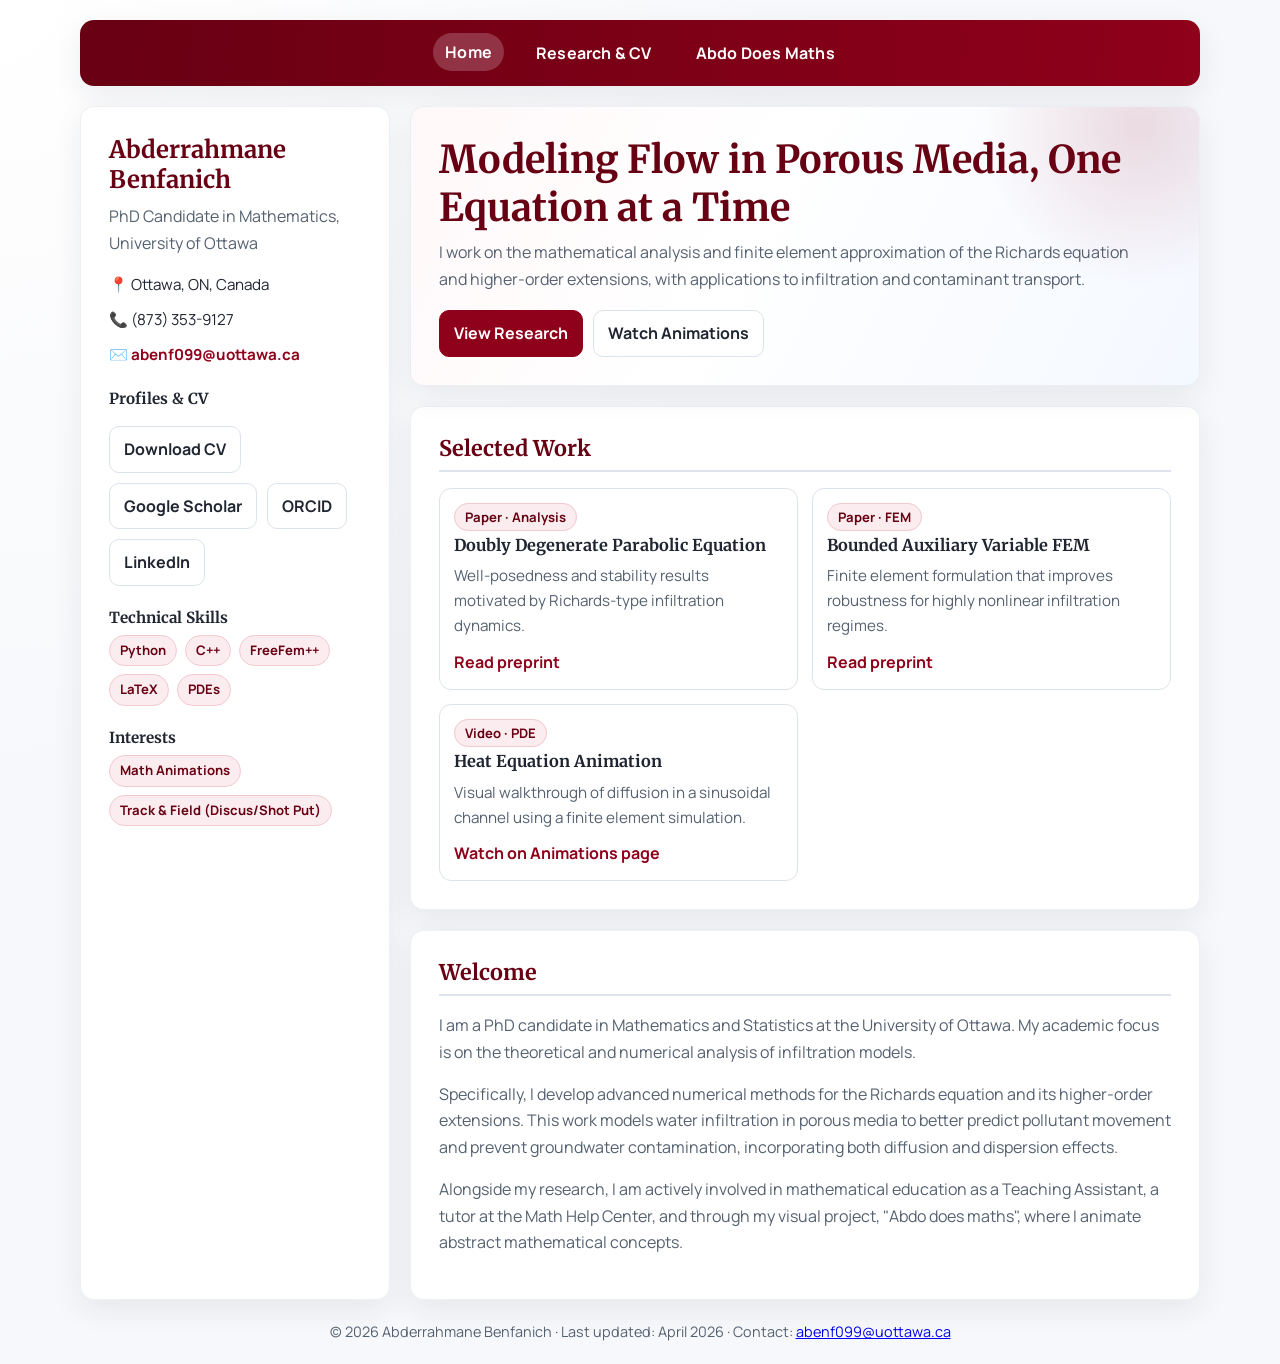
<file: index.html>
<!DOCTYPE html>
<html lang="en">
<head>
    <meta charset="UTF-8">
    <meta name="viewport" content="width=device-width, initial-scale=1.0">
    <meta name="description" content="PhD candidate in Mathematics at the University of Ottawa. Research on Richards equation, porous media flow, finite element methods, and mathematical visualization.">
    <meta name="robots" content="index, follow">
    <meta property="og:type" content="website">
    <meta property="og:title" content="Abderrahmane Benfanich | PhD Candidate">
    <meta property="og:description" content="Research portfolio and mathematical visualizations by Abderrahmane Benfanich.">
    <meta property="og:url" content="https://abderrahmane-benfanich.github.io/index.html">
    <meta property="og:image" content="https://abderrahmane-benfanich.github.io/social-preview.svg">
    <meta property="og:image:alt" content="Abderrahmane Benfanich research portfolio preview">
    <meta name="twitter:card" content="summary">
    <meta name="twitter:title" content="Abderrahmane Benfanich | PhD Candidate">
    <meta name="twitter:description" content="Research portfolio and mathematical visualizations by Abderrahmane Benfanich.">
    <meta name="twitter:image" content="https://abderrahmane-benfanich.github.io/social-preview.svg">
    <link rel="canonical" href="https://abderrahmane-benfanich.github.io/index.html">
    <link rel="icon" type="image/svg+xml" href="favicon.svg">
    <link rel="preconnect" href="https://fonts.googleapis.com">
    <link rel="preconnect" href="https://fonts.gstatic.com" crossorigin>
    <link href="https://fonts.googleapis.com/css2?family=Manrope:wght@400;600;700;800&family=Merriweather:wght@700;900&display=swap" rel="stylesheet">
    <link rel="stylesheet" href="styles.css">
    <title>Abderrahmane Benfanich | PhD Candidate</title>
</head>
<body>
    <a class="skip-link" href="#main-content">Skip to main content</a>

    <nav class="navbar">
        <a href="index.html" class="active">Home</a>
        <a href="research.html">Research & CV</a>
        <a href="animations.html">Abdo Does Maths</a>
    </nav>

    <div class="content-wrapper layout-home">
        <aside class="card">
            <h1 class="profile-name">Abderrahmane Benfanich</h1>
            <p class="muted profile-role">PhD Candidate in Mathematics, University of Ottawa</p>
            <ul class="contact-list">
                <li>📍 Ottawa, ON, Canada</li>
                <li>📞 (873) 353-9127</li>
                <li>✉️ <a href="mailto:abenf099@uottawa.ca">abenf099@uottawa.ca</a></li>
            </ul>

            <h2 class="block-title">Profiles & CV</h2>
            <div class="inline-actions">
                <a class="button" href="research.html#cv-download">Download CV</a>
                <a class="button" href="https://scholar.google.com/citations?user=azba0i0AAAAJ&hl=en" target="_blank" rel="noopener noreferrer">Google Scholar</a>
                <a class="button" href="https://orcid.org/0009-0009-8872-1913" target="_blank" rel="noopener noreferrer">ORCID</a>
                <a class="button" href="https://www.linkedin.com/in/abderrahmane-benfanich-63b996229/" target="_blank" rel="noopener noreferrer">LinkedIn</a>
            </div>

            <h2 class="block-title">Technical Skills</h2>
                <div class="tag-cloud">
                    <span class="tag">Python</span><span class="tag">C++</span><span class="tag">FreeFem++</span><span class="tag">LaTeX</span><span class="tag">PDEs</span>
                </div>

            <h2 class="block-title">Interests</h2>
                <div class="tag-cloud">
                    <span class="tag">Math Animations</span><span class="tag">Track & Field (Discus/Shot Put)</span>
                </div>
        </aside>

        <main id="main-content">
            <section class="card hero">
                <h2 class="hero-title">Modeling Flow in Porous Media, One Equation at a Time</h2>
                <p class="hero-subtitle">I work on the mathematical analysis and finite element approximation of the Richards equation and higher-order extensions, with applications to infiltration and contaminant transport.</p>
                <div class="hero-actions">
                    <a class="button button-primary" href="research.html">View Research</a>
                    <a class="button" href="animations.html">Watch Animations</a>
                </div>
            </section>

            <section class="card card-spaced">
                <h2 class="section-title">Selected Work</h2>
                <div class="work-grid">
                    <article class="work-card">
                        <span class="tag">Paper · Analysis</span>
                        <h3>Doubly Degenerate Parabolic Equation</h3>
                        <p>Well-posedness and stability results motivated by Richards-type infiltration dynamics.</p>
                        <a href="https://arxiv.org/abs/2602.19037" target="_blank" rel="noopener noreferrer">Read preprint</a>
                    </article>
                    <article class="work-card">
                        <span class="tag">Paper · FEM</span>
                        <h3>Bounded Auxiliary Variable FEM</h3>
                        <p>Finite element formulation that improves robustness for highly nonlinear infiltration regimes.</p>
                        <a href="https://arxiv.org/abs/2510.13012" target="_blank" rel="noopener noreferrer">Read preprint</a>
                    </article>
                    <article class="work-card">
                        <span class="tag">Video · PDE</span>
                        <h3>Heat Equation Animation</h3>
                        <p>Visual walkthrough of diffusion in a sinusoidal channel using a finite element simulation.</p>
                        <a href="animations.html">Watch on Animations page</a>
                    </article>
                </div>
            </section>

            <section class="card card-spaced">
            <h2 class="section-title">Welcome</h2>
            <p>I am a PhD candidate in Mathematics and Statistics at the University of Ottawa. My academic focus is on the theoretical and numerical analysis of infiltration models.</p>
            <p>Specifically, I develop advanced numerical methods for the Richards equation and its higher-order extensions. This work models water infiltration in porous media to better predict pollutant movement and prevent groundwater contamination, incorporating both diffusion and dispersion effects.</p>
            <p>Alongside my research, I am actively involved in mathematical education as a Teaching Assistant, a tutor at the Math Help Center, and through my visual project, "Abdo does maths", where I animate abstract mathematical concepts.</p>
            </section>
        </main>
    </div>

    <footer class="site-footer">
        © 2026 Abderrahmane Benfanich · Last updated: April 2026 · Contact: <a href="mailto:abenf099@uottawa.ca">abenf099@uottawa.ca</a>
    </footer>

    <script type="application/ld+json">
    {
      "@context": "https://schema.org",
      "@type": "Person",
      "name": "Abderrahmane Benfanich",
      "jobTitle": "PhD Candidate in Mathematics",
      "affiliation": {
        "@type": "CollegeOrUniversity",
        "name": "University of Ottawa"
      },
      "address": {
        "@type": "PostalAddress",
        "addressLocality": "Ottawa",
        "addressRegion": "ON",
        "addressCountry": "CA"
      },
      "email": "mailto:abenf099@uottawa.ca",
      "telephone": "+1-873-353-9127",
      "url": "https://abderrahmane-benfanich.github.io/index.html"
    }
    </script>

</body>
</html>
</file>
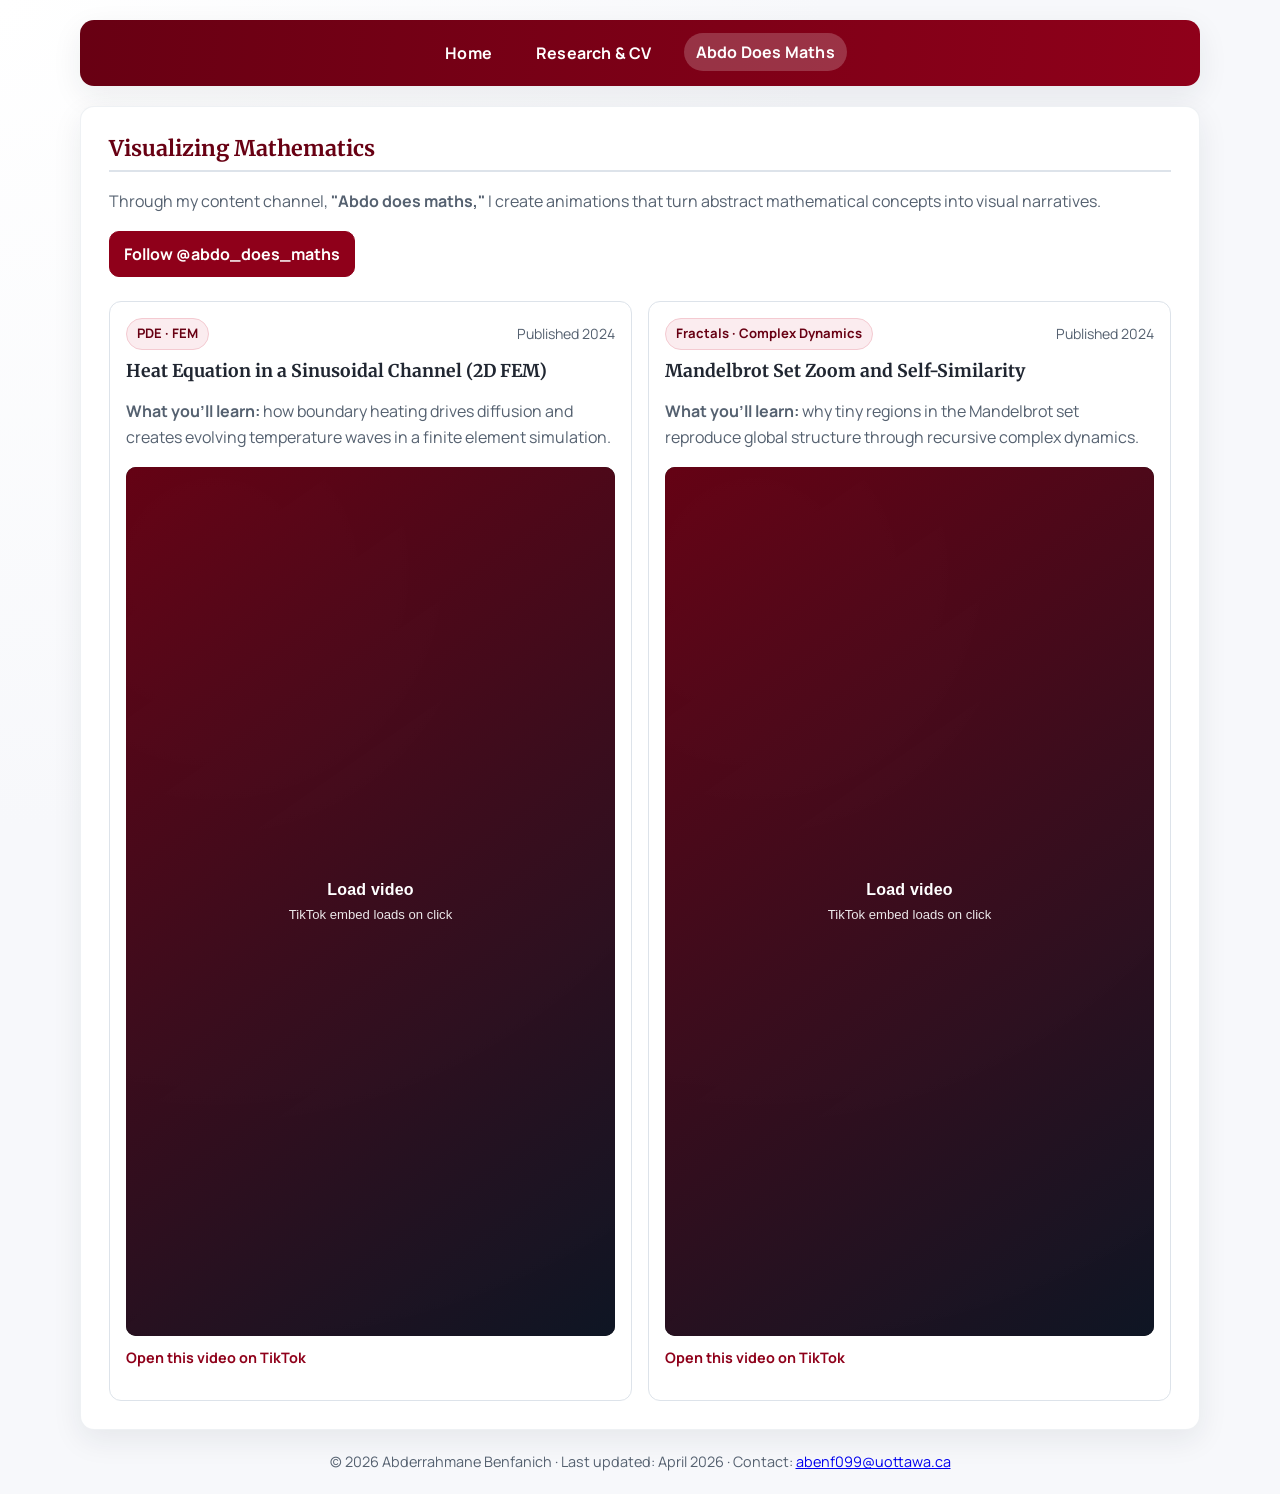
<file: animations.html>
<!DOCTYPE html>
<html lang="en">
<head>
    <meta charset="UTF-8">
    <meta name="viewport" content="width=device-width, initial-scale=1.0">
    <meta name="description" content="Mathematical animations by Abderrahmane Benfanich: finite element simulation, PDE dynamics, and fractal visualizations from Abdo does maths.">
    <meta name="robots" content="index, follow">
    <meta property="og:type" content="website">
    <meta property="og:title" content="Abderrahmane Benfanich | Animations">
    <meta property="og:description" content="Watch math animations and visual explainers covering PDEs, FEM, and fractal geometry.">
    <meta property="og:url" content="https://abderrahmane-benfanich.github.io/animations.html">
    <meta property="og:image" content="https://abderrahmane-benfanich.github.io/social-preview.svg">
    <meta property="og:image:alt" content="Abderrahmane Benfanich mathematical animations preview">
    <meta name="twitter:card" content="summary">
    <meta name="twitter:title" content="Abderrahmane Benfanich | Animations">
    <meta name="twitter:description" content="Watch math animations and visual explainers covering PDEs, FEM, and fractal geometry.">
    <meta name="twitter:image" content="https://abderrahmane-benfanich.github.io/social-preview.svg">
    <link rel="canonical" href="https://abderrahmane-benfanich.github.io/animations.html">
    <link rel="icon" type="image/svg+xml" href="favicon.svg">
    <link rel="preconnect" href="https://fonts.googleapis.com">
    <link rel="preconnect" href="https://fonts.gstatic.com" crossorigin>
    <link href="https://fonts.googleapis.com/css2?family=Manrope:wght@400;600;700;800&family=Merriweather:wght@700;900&display=swap" rel="stylesheet">
    <link rel="stylesheet" href="styles.css">
    <title>Abderrahmane Benfanich | Animations</title>
</head>
<body>
    <a class="skip-link" href="#main-content">Skip to main content</a>

    <nav class="navbar">
        <a href="index.html">Home</a>
        <a href="research.html">Research & CV</a>
        <a href="animations.html" class="active">Abdo Does Maths</a>
    </nav>

    <div class="content-wrapper">
        <main class="card" id="main-content">
            <h1 class="section-title">Visualizing Mathematics</h1>
            <p class="muted text-left">Through my content channel, <strong>"Abdo does maths,"</strong> I create animations that turn abstract mathematical concepts into visual narratives.</p>
            <div class="inline-actions inline-actions-start">
                <a class="button button-primary" href="https://www.tiktok.com/@abdo_does_maths" target="_blank" rel="noopener noreferrer">Follow @abdo_does_maths</a>
            </div>
            
            <div class="grid-container">
                <div class="video-box">
                <div class="video-meta">
                    <span class="tag">PDE · FEM</span>
                    <span class="video-date">Published 2024</span>
                </div>
                <h3>Heat Equation in a Sinusoidal Channel (2D FEM)</h3>
                <p><strong>What you'll learn:</strong> how boundary heating drives diffusion and creates evolving temperature waves in a finite element simulation.</p>
                    <div class="tiktok-frame">
                        <button
                            class="embed-loader"
                            type="button"
                            data-embed-src="https://www.tiktok.com/player/v1/7622740439497493781"
                            data-embed-title="Heat Equation (2D FEM)">
                            <span class="embed-loader__label">Load video</span>
                            <span class="embed-loader__hint">TikTok embed loads on click</span>
                        </button>
                    </div>
                    <p class="video-fallback"><a href="https://www.tiktok.com/@abdo_does_maths/video/7622740439497493781" target="_blank" rel="noopener noreferrer">Open this video on TikTok</a></p>
                </div>
                <div class="video-box">
                    <div class="video-meta">
                        <span class="tag">Fractals · Complex Dynamics</span>
                        <span class="video-date">Published 2024</span>
                    </div>
                    <h3>Mandelbrot Set Zoom and Self-Similarity</h3>
                    <p><strong>What you'll learn:</strong> why tiny regions in the Mandelbrot set reproduce global structure through recursive complex dynamics.</p>
                    <div class="tiktok-frame">
                        <button
                            class="embed-loader"
                            type="button"
                            data-embed-src="https://www.tiktok.com/player/v1/7607309494258896148"
                            data-embed-title="Mandelbrot set visualization">
                            <span class="embed-loader__label">Load video</span>
                            <span class="embed-loader__hint">TikTok embed loads on click</span>
                        </button>
                    </div>
                    <p class="video-fallback"><a href="https://www.tiktok.com/@abdo_does_maths/video/7607309494258896148" target="_blank" rel="noopener noreferrer">Open this video on TikTok</a></p>
                </div>
            </div>
        </main>
    </div>

        <footer class="site-footer">
                © 2026 Abderrahmane Benfanich · Last updated: April 2026 · Contact: <a href="mailto:abenf099@uottawa.ca">abenf099@uottawa.ca</a>
        </footer>

        <script type="application/ld+json">
        {
            "@context": "https://schema.org",
            "@graph": [
                {
                    "@type": "VideoObject",
                    "name": "Heat Equation (2D FEM)",
                    "description": "Finite element visualization of heat diffusion through a sinusoidal channel.",
                    "embedUrl": "https://www.tiktok.com/player/v1/7622740439497493781",
                    "thumbnailUrl": "https://abderrahmane-benfanich.github.io/favicon.svg",
                    "publisher": {
                        "@type": "Person",
                        "name": "Abderrahmane Benfanich"
                    }
                },
                {
                    "@type": "VideoObject",
                    "name": "Mandelbrot Set",
                    "description": "Fractal geometry and recursive structure in complex dynamics.",
                    "embedUrl": "https://www.tiktok.com/player/v1/7607309494258896148",
                    "thumbnailUrl": "https://abderrahmane-benfanich.github.io/favicon.svg",
                    "publisher": {
                        "@type": "Person",
                        "name": "Abderrahmane Benfanich"
                    }
                }
            ]
        }
        </script>

        <script>
        (function () {
            var loaders = document.querySelectorAll('.embed-loader');

            loaders.forEach(function (loader) {
                loader.addEventListener('click', function () {
                    var frame = loader.closest('.tiktok-frame');
                    var src = loader.getAttribute('data-embed-src');
                    var title = loader.getAttribute('data-embed-title') || 'TikTok video';

                    if (!frame || !src) {
                        return;
                    }

                    var iframe = document.createElement('iframe');
                    iframe.src = src;
                    iframe.title = title;
                    iframe.loading = 'lazy';
                    iframe.allow = 'autoplay; fullscreen; picture-in-picture; encrypted-media';
                    iframe.setAttribute('allowfullscreen', '');

                    frame.innerHTML = '';
                    frame.appendChild(iframe);
                });
            });
        })();
        </script>

</body>
</html>
</file>
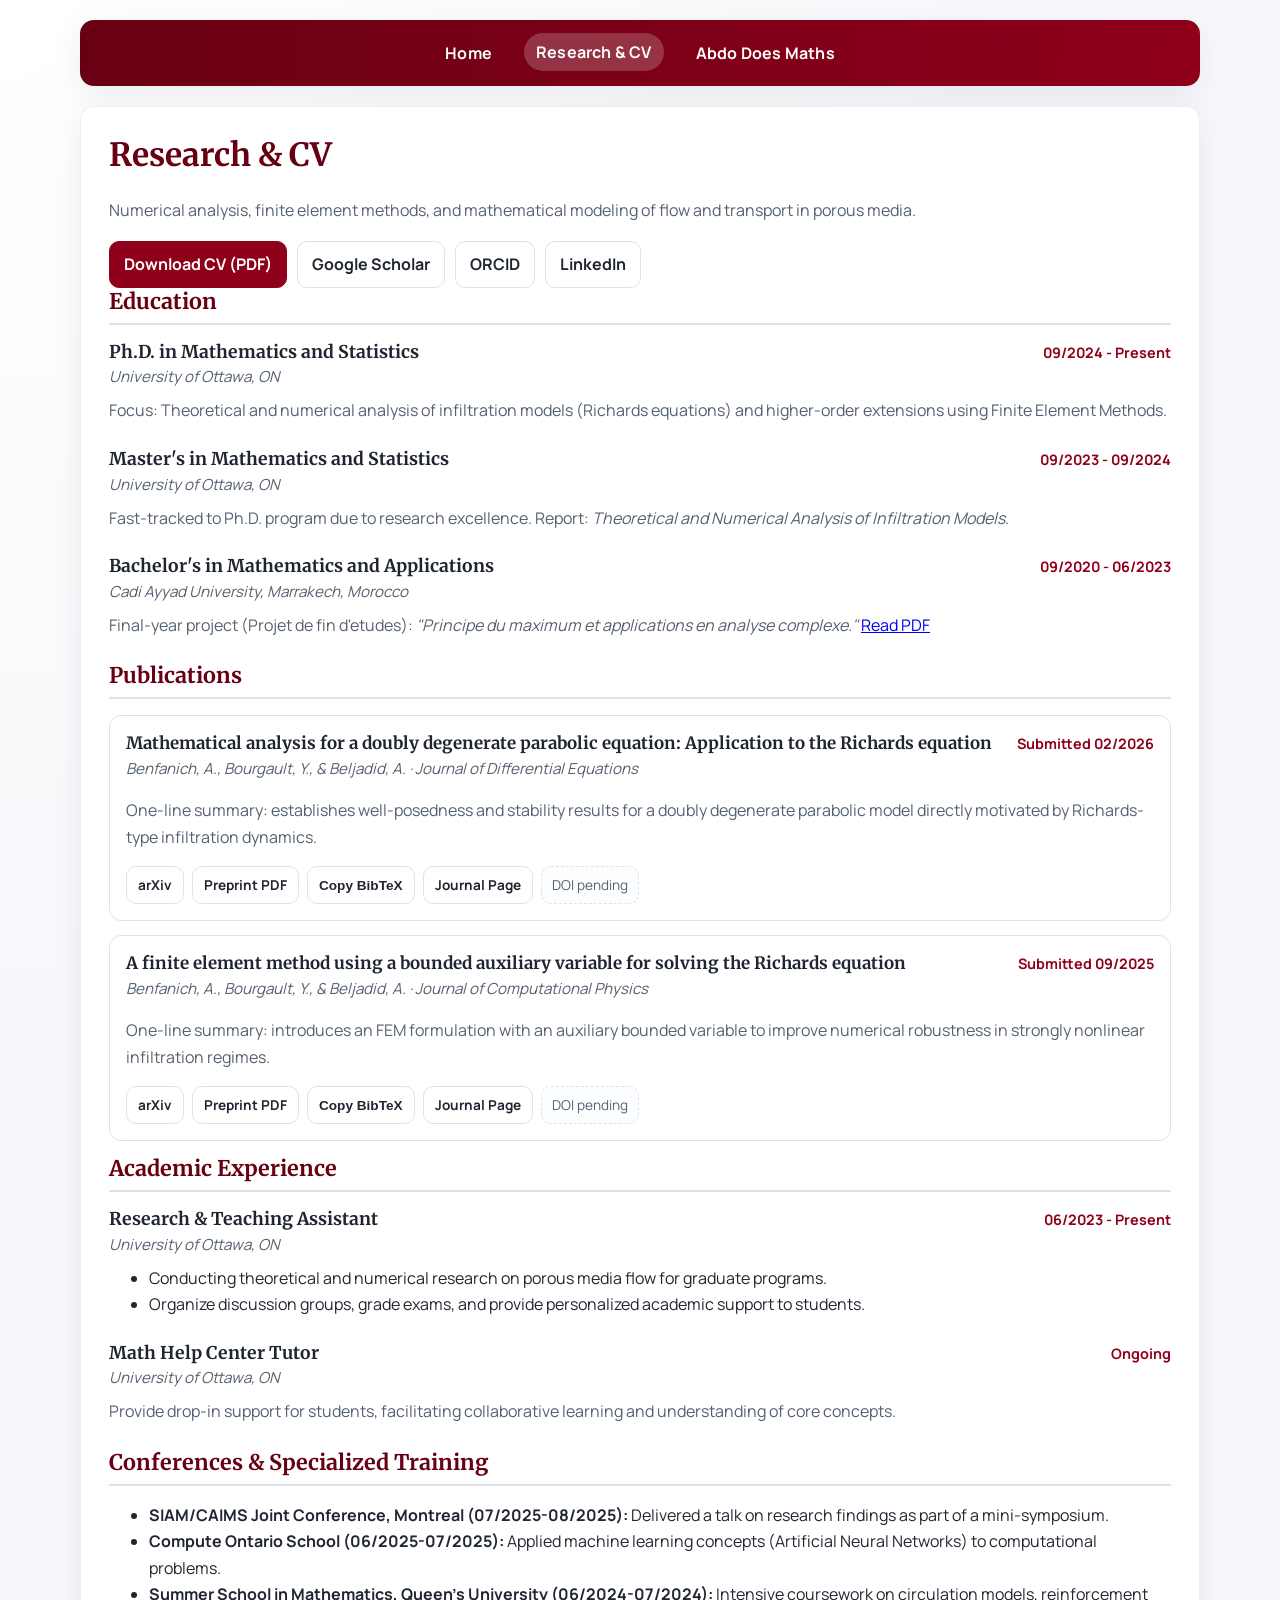
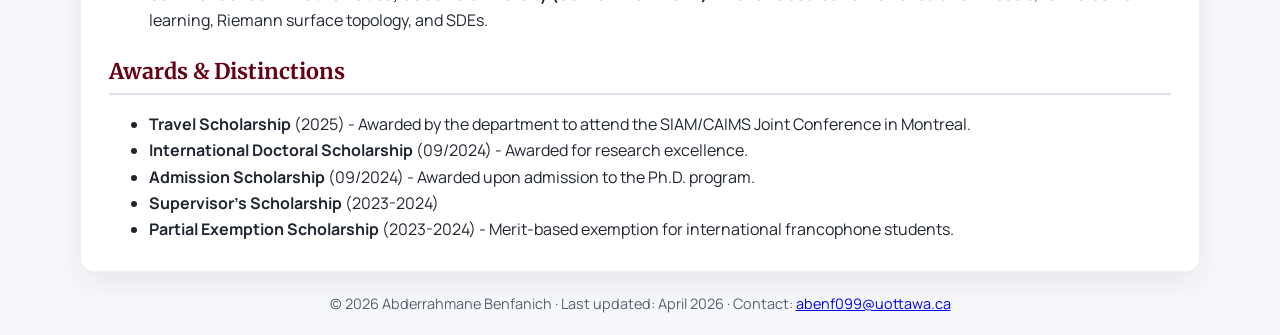
<file: research.html>
<!DOCTYPE html>
<html lang="en">
<head>
    <meta charset="UTF-8">
    <meta name="viewport" content="width=device-width, initial-scale=1.0">
    <meta name="description" content="Research and CV of Abderrahmane Benfanich: porous media flow, Richards equation, finite element methods, publications, conference talks, and awards.">
    <meta name="robots" content="index, follow">
    <meta property="og:type" content="website">
    <meta property="og:title" content="Abderrahmane Benfanich | Research & CV">
    <meta property="og:description" content="Publications, education, academic experience, and conferences in mathematical modeling and numerical analysis.">
    <meta property="og:url" content="https://abderrahmane-benfanich.github.io/research.html">
    <meta property="og:image" content="https://abderrahmane-benfanich.github.io/social-preview.svg">
    <meta property="og:image:alt" content="Abderrahmane Benfanich research and CV preview">
    <meta name="twitter:card" content="summary">
    <meta name="twitter:title" content="Abderrahmane Benfanich | Research & CV">
    <meta name="twitter:description" content="Publications, education, academic experience, and conferences in mathematical modeling and numerical analysis.">
    <meta name="twitter:image" content="https://abderrahmane-benfanich.github.io/social-preview.svg">
    <link rel="canonical" href="https://abderrahmane-benfanich.github.io/research.html">
    <link rel="icon" type="image/svg+xml" href="favicon.svg">
    <link rel="preconnect" href="https://fonts.googleapis.com">
    <link rel="preconnect" href="https://fonts.gstatic.com" crossorigin>
    <link href="https://fonts.googleapis.com/css2?family=Manrope:wght@400;600;700;800&family=Merriweather:wght@700;900&display=swap" rel="stylesheet">
    <link rel="stylesheet" href="styles.css">
    <title>Abderrahmane Benfanich | Research & CV</title>
</head>
<body>
    <nav class="navbar">
        <a href="index.html">Home</a>
        <a href="research.html" class="active">Research & CV</a>
        <a href="animations.html">Abdo Does Maths</a>
    </nav>

    <div class="content-wrapper">
        <main class="card" id="main-content">
            <header>
                <h1 class="page-title">Research & CV</h1>
                <p class="muted">Numerical analysis, finite element methods, and mathematical modeling of flow and transport in porous media.</p>
                <div class="inline-actions" id="cv-download">
                    <a class="button button-primary" href="Abderrahmane_Benfanich_CV.pdf" download>Download CV (PDF)</a>
                    <a class="button" href="https://scholar.google.com/citations?user=azba0i0AAAAJ&hl=en" target="_blank" rel="noopener noreferrer">Google Scholar</a>
                    <a class="button" href="https://orcid.org/0009-0009-8872-1913" target="_blank" rel="noopener noreferrer">ORCID</a>
                    <a class="button" href="https://www.linkedin.com/in/abderrahmane-benfanich-63b996229/" target="_blank" rel="noopener noreferrer">LinkedIn</a>
                </div>
            </header>
            
            <h2 class="section-title section-title-top">Education</h2>
            <div class="item">
                <div class="meta-row">
                    <h3 class="item-title">Ph.D. in Mathematics and Statistics</h3>
                    <span class="meta-date">09/2024 - Present</span>
                </div>
                <div class="item-subtitle">University of Ottawa, ON</div>
                <p>Focus: Theoretical and numerical analysis of infiltration models (Richards equations) and higher-order extensions using Finite Element Methods.</p>
            </div>
            <div class="item">
                <div class="meta-row">
                    <h3 class="item-title">Master's in Mathematics and Statistics</h3>
                    <span class="meta-date">09/2023 - 09/2024</span>
                </div>
                <div class="item-subtitle">University of Ottawa, ON</div>
                <p>Fast-tracked to Ph.D. program due to research excellence. Report: <em>Theoretical and Numerical Analysis of Infiltration Models</em>.</p>
            </div>
            <div class="item">
                <div class="meta-row">
                    <h3 class="item-title">Bachelor's in Mathematics and Applications</h3>
                    <span class="meta-date">09/2020 - 06/2023</span>
                </div>
                <div class="item-subtitle">Cadi Ayyad University, Marrakech, Morocco</div>
                <p>Final-year project (Projet de fin d'etudes): <em>"Principe du maximum et applications en analyse complexe."</em> <a href="prin_de_max.pdf" target="_blank" rel="noopener noreferrer">Read PDF</a></p>
            </div>

            <h2 class="section-title">Publications</h2>
            <div class="publication-list">
                <article class="publication-card">
                    <div class="meta-row">
                        <h3 class="publication-title">Mathematical analysis for a doubly degenerate parabolic equation: Application to the Richards equation</h3>
                        <span class="meta-date">Submitted 02/2026</span>
                    </div>
                    <div class="item-subtitle">Benfanich, A., Bourgault, Y., & Beljadid, A. · Journal of Differential Equations</div>
                    <p>One-line summary: establishes well-posedness and stability results for a doubly degenerate parabolic model directly motivated by Richards-type infiltration dynamics.</p>
                    <div class="publication-actions">
                        <a class="button button-small" href="https://arxiv.org/abs/2602.19037" target="_blank" rel="noopener noreferrer">arXiv</a>
                        <a class="button button-small" href="https://arxiv.org/pdf/2602.19037" target="_blank" rel="noopener noreferrer">Preprint PDF</a>
                        <button class="button button-small bibtex-copy" type="button" data-bibtex='@article{benfanich2026degenerate, title={Mathematical analysis for a doubly degenerate parabolic equation: Application to the Richards equation}, author={Benfanich, Abderrahmane and Bourgault, Yvan and Beljadid, A.}, journal={Journal of Differential Equations}, year={2026}, note={Submitted}, eprint={2602.19037}, archivePrefix={arXiv}}'>Copy BibTeX</button>
                        <a class="button button-small" href="https://www.sciencedirect.com/journal/journal-of-differential-equations" target="_blank" rel="noopener noreferrer">Journal Page</a>
                        <span class="doi-pending">DOI pending</span>
                    </div>
                </article>
                <article class="publication-card">
                    <div class="meta-row">
                        <h3 class="publication-title">A finite element method using a bounded auxiliary variable for solving the Richards equation</h3>
                        <span class="meta-date">Submitted 09/2025</span>
                    </div>
                    <div class="item-subtitle">Benfanich, A., Bourgault, Y., & Beljadid, A. · Journal of Computational Physics</div>
                    <p>One-line summary: introduces an FEM formulation with an auxiliary bounded variable to improve numerical robustness in strongly nonlinear infiltration regimes.</p>
                    <div class="publication-actions">
                        <a class="button button-small" href="https://arxiv.org/abs/2510.13012" target="_blank" rel="noopener noreferrer">arXiv</a>
                        <a class="button button-small" href="https://arxiv.org/pdf/2510.13012" target="_blank" rel="noopener noreferrer">Preprint PDF</a>
                        <button class="button button-small bibtex-copy" type="button" data-bibtex='@article{benfanich2025bounded, title={A finite element method using a bounded auxiliary variable for solving the Richards equation}, author={Benfanich, Abderrahmane and Bourgault, Yvan and Beljadid, A.}, journal={Journal of Computational Physics}, year={2025}, note={Submitted}, eprint={2510.13012}, archivePrefix={arXiv}}'>Copy BibTeX</button>
                        <a class="button button-small" href="https://www.sciencedirect.com/journal/journal-of-computational-physics" target="_blank" rel="noopener noreferrer">Journal Page</a>
                        <span class="doi-pending">DOI pending</span>
                    </div>
                </article>
            </div>
            <p class="copy-feedback" id="bibtex-feedback" aria-live="polite"></p>

            <h2 class="section-title">Academic Experience</h2>
            <div class="item">
                <div class="meta-row">
                    <h3 class="item-title">Research & Teaching Assistant</h3>
                    <span class="meta-date">06/2023 - Present</span>
                </div>
                <div class="item-subtitle">University of Ottawa, ON</div>
                <ul>
                    <li>Conducting theoretical and numerical research on porous media flow for graduate programs.</li>
                    <li>Organize discussion groups, grade exams, and provide personalized academic support to students.</li>
                </ul>
            </div>
            <div class="item">
                <div class="meta-row">
                    <h3 class="item-title">Math Help Center Tutor</h3>
                    <span class="meta-date">Ongoing</span>
                </div>
                <div class="item-subtitle">University of Ottawa, ON</div>
                <p>Provide drop-in support for students, facilitating collaborative learning and understanding of core concepts.</p>
            </div>

            <h2 class="section-title">Conferences & Specialized Training</h2>
            <div class="item">
                <ul>
                    <li><strong>SIAM/CAIMS Joint Conference, Montreal (07/2025-08/2025):</strong> Delivered a talk on research findings as part of a mini-symposium.</li>
                    <li><strong>Compute Ontario School (06/2025-07/2025):</strong> Applied machine learning concepts (Artificial Neural Networks) to computational problems.</li>
                    <li><strong>Summer School in Mathematics, Queen's University (06/2024-07/2024):</strong> Intensive coursework on circulation models, reinforcement learning, Riemann surface topology, and SDEs.</li>
                </ul>
            </div>

            <h2 class="section-title">Awards & Distinctions</h2>
            <div class="item">
                <ul>
                    <li><strong>Travel Scholarship</strong> (2025) - Awarded by the department to attend the SIAM/CAIMS Joint Conference in Montreal.</li>
                    <li><strong>International Doctoral Scholarship</strong> (09/2024) - Awarded for research excellence.</li>
                    <li><strong>Admission Scholarship</strong> (09/2024) - Awarded upon admission to the Ph.D. program.</li>
                    <li><strong>Supervisor's Scholarship</strong> (2023-2024)</li>
                    <li><strong>Partial Exemption Scholarship</strong> (2023-2024) - Merit-based exemption for international francophone students.</li>
                </ul>
            </div>

        </main>
    </div>

        <footer class="site-footer">
                © 2026 Abderrahmane Benfanich · Last updated: April 2026 · Contact: <a href="mailto:abenf099@uottawa.ca">abenf099@uottawa.ca</a>
        </footer>

        <script type="application/ld+json">
        {
            "@context": "https://schema.org",
            "@graph": [
                {
                    "@type": "ScholarlyArticle",
                    "headline": "Mathematical analysis for a doubly degenerate parabolic equation: Application to the Richards equation",
                    "author": [
                        {"@type": "Person", "name": "Abderrahmane Benfanich"},
                        {"@type": "Person", "name": "Yvan Bourgault"},
                        {"@type": "Person", "name": "A. Beljadid"}
                    ],
                    "datePublished": "2026-02",
                    "isPartOf": {"@type": "Periodical", "name": "Journal of Differential Equations"},
                    "url": "https://arxiv.org/abs/2602.19037"
                },
                {
                    "@type": "ScholarlyArticle",
                    "headline": "A finite element method using a bounded auxiliary variable for solving the Richards equation",
                    "author": [
                        {"@type": "Person", "name": "Abderrahmane Benfanich"},
                        {"@type": "Person", "name": "Yvan Bourgault"},
                        {"@type": "Person", "name": "A. Beljadid"}
                    ],
                    "datePublished": "2025-09",
                    "isPartOf": {"@type": "Periodical", "name": "Journal of Computational Physics"}
                }
            ]
        }
        </script>

        <script>
        (function () {
            var buttons = document.querySelectorAll('.bibtex-copy');
            var feedback = document.getElementById('bibtex-feedback');

            function showFeedback(message) {
                if (feedback) {
                    feedback.textContent = message;
                }
            }

            buttons.forEach(function (button) {
                button.addEventListener('click', async function () {
                    var bibtex = button.getAttribute('data-bibtex') || '';

                    if (!bibtex) {
                        showFeedback('No BibTeX found for this publication.');
                        return;
                    }

                    try {
                        await navigator.clipboard.writeText(bibtex);
                        showFeedback('BibTeX copied to clipboard.');
                    } catch (error) {
                        showFeedback('Could not access clipboard. Please copy manually.');
                    }
                });
            });
        })();
        </script>

</body>
</html>
</file>
<file: styles.css>
:root {
    --primary: #8f001a;
    --primary-dark: #680013;
    --primary-soft: #fbecef;
    --ink-1: #202631;
    --ink-2: #556170;
    --bg: #f7f8fb;
    --card: #ffffff;
    --line: #dde3ea;
    --shadow: 0 10px 30px rgba(25, 35, 45, 0.08);
    --radius: 14px;
    --content-width: 1120px;
}

* {
    box-sizing: border-box;
}

html,
body {
    margin: 0;
    padding: 0;
}

body {
    font-family: "Manrope", "Segoe UI", Roboto, Helvetica, Arial, sans-serif;
    line-height: 1.65;
    color: var(--ink-1);
    background:
        radial-gradient(circle at 0% 0%, #ffffff 0%, #f7f8fb 42%),
        linear-gradient(140deg, #f9fbff 0%, #f3f4f8 100%);
    padding: 20px;
}

.skip-link {
    position: absolute;
    left: 12px;
    top: -52px;
    padding: 10px 14px;
    background: #ffffff;
    color: var(--primary-dark);
    border: 2px solid var(--primary);
    border-radius: 10px;
    text-decoration: none;
    font-weight: 700;
    z-index: 2000;
    transition: top 0.2s ease;
}

.skip-link:focus-visible {
    top: 12px;
}

h1,
h2,
h3,
h4 {
    font-family: "Merriweather", Georgia, "Times New Roman", serif;
    color: var(--ink-1);
    line-height: 1.25;
}

p {
    color: var(--ink-2);
}

.navbar {
    background: linear-gradient(95deg, var(--primary-dark) 0%, var(--primary) 100%);
    max-width: var(--content-width);
    margin: 0 auto 20px;
    padding: 14px 24px;
    border-radius: var(--radius);
    box-shadow: var(--shadow);
    display: flex;
    justify-content: center;
    gap: 20px;
    flex-wrap: wrap;
}

.navbar a {
    color: #ffffff;
    text-decoration: none;
    font-weight: 700;
    font-size: 1rem;
    letter-spacing: 0.2px;
    padding: 6px 12px;
    border-radius: 999px;
    transition: background-color 0.2s ease, transform 0.2s ease;
}

.navbar a:hover,
.navbar a.active {
    background-color: rgba(255, 255, 255, 0.2);
    transform: translateY(-1px);
}

.content-wrapper {
    max-width: var(--content-width);
    margin: 0 auto;
    display: grid;
    gap: 20px;
}

.layout-home {
    grid-template-columns: 310px 1fr;
}

.card {
    background: var(--card);
    border-radius: var(--radius);
    box-shadow: var(--shadow);
    padding: 28px;
    border: 1px solid rgba(221, 227, 234, 0.5);
}

.card-spaced {
    margin-top: 20px;
}

.profile-name {
    margin: 0;
    color: var(--primary-dark);
}

.profile-role {
    margin-top: 8px;
}

.page-title {
    margin-top: 0;
    color: var(--primary-dark);
}

.section-title-top {
    margin-top: 28px;
}

.text-left {
    text-align: left;
}

.hero {
    position: relative;
    overflow: hidden;
    background:
        linear-gradient(118deg, #fff8f9 0%, #ffffff 42%, #f4f8ff 100%);
}

.hero::before {
    content: "";
    position: absolute;
    width: 320px;
    height: 320px;
    border-radius: 50%;
    background: radial-gradient(circle, rgba(143, 0, 26, 0.13) 0%, rgba(143, 0, 26, 0) 70%);
    top: -140px;
    right: -100px;
    pointer-events: none;
}

.hero-title {
    margin: 0 0 8px;
    font-size: clamp(1.8rem, 3vw, 2.4rem);
    color: var(--primary-dark);
}

.hero-subtitle {
    margin: 0;
    max-width: 70ch;
}

.hero-actions,
.inline-actions {
    margin-top: 18px;
    display: flex;
    gap: 10px;
    flex-wrap: wrap;
}

.inline-actions-start {
    justify-content: flex-start;
    margin-top: 8px;
}

.button {
    display: inline-flex;
    align-items: center;
    justify-content: center;
    gap: 6px;
    text-decoration: none;
    border: 1px solid var(--line);
    border-radius: 10px;
    padding: 9px 14px;
    font-weight: 700;
    color: var(--ink-1);
    background: #fff;
    transition: transform 0.2s ease, box-shadow 0.2s ease, background-color 0.2s ease;
}

.button-small {
    padding: 7px 11px;
    font-size: 0.85rem;
}

.button:hover {
    transform: translateY(-1px);
    box-shadow: 0 8px 18px rgba(32, 38, 49, 0.08);
}

.button-primary {
    border-color: var(--primary);
    background: var(--primary);
    color: #fff;
}

.button-primary:hover {
    background: var(--primary-dark);
}

.section-title {
    margin: 0 0 16px;
    font-size: 1.35rem;
    color: var(--primary-dark);
    border-bottom: 2px solid var(--line);
    padding-bottom: 8px;
}

.work-grid {
    display: grid;
    grid-template-columns: repeat(auto-fit, minmax(240px, 1fr));
    gap: 14px;
}

.work-card {
    border: 1px solid var(--line);
    border-radius: 12px;
    padding: 14px;
    background: #fff;
}

.work-card h3 {
    margin: 6px 0;
    font-size: 1.02rem;
}

.work-card p {
    margin: 8px 0 10px;
    font-size: 0.95rem;
}

.work-card a {
    color: var(--primary);
    text-decoration: none;
    font-weight: 700;
}

.work-card a:hover {
    text-decoration: underline;
}

.muted {
    color: var(--ink-2);
}

.contact-list {
    list-style: none;
    padding: 0;
    margin: 0;
    display: grid;
    gap: 10px;
    font-size: 0.95rem;
}

.contact-list a {
    color: var(--primary);
    text-decoration: none;
    font-weight: 700;
}

.contact-list a:hover {
    text-decoration: underline;
}

.block-title {
    font-size: 0.95rem;
    margin: 22px 0 8px;
    color: var(--ink-1);
}

.tag-cloud {
    display: flex;
    flex-wrap: wrap;
    gap: 8px;
}

.tag {
    background: var(--primary-soft);
    color: var(--primary-dark);
    border: 1px solid #f4cad1;
    padding: 4px 10px;
    border-radius: 999px;
    font-size: 0.82rem;
    font-weight: 700;
}

.meta-row {
    display: flex;
    justify-content: space-between;
    align-items: baseline;
    gap: 16px;
    flex-wrap: wrap;
}

.meta-date {
    color: var(--primary);
    font-size: 0.9rem;
    font-weight: 700;
}

.item {
    margin-bottom: 24px;
}

.item:last-child {
    margin-bottom: 0;
}

.item-subtitle {
    font-style: italic;
    color: var(--ink-2);
    font-size: 0.95rem;
}

.item-title {
    margin: 0;
    font-size: 1.1rem;
}

.publication-title {
    margin: 0;
    font-size: 1.06rem;
}

.item p,
.item ul {
    margin-top: 8px;
    margin-bottom: 0;
}

.publication-list {
    display: grid;
    gap: 14px;
}

.publication-card {
    border: 1px solid var(--line);
    border-radius: 12px;
    padding: 16px;
    background: #fff;
}

.publication-card h4 {
    margin: 0 0 6px;
    font-size: 1.02rem;
}

.publication-links {
    display: flex;
    flex-wrap: wrap;
    gap: 8px;
    margin-top: 10px;
}

.publication-actions {
    display: flex;
    flex-wrap: wrap;
    gap: 8px;
    margin-top: 10px;
}

.publication-actions .button {
    text-decoration: none;
}

.doi-pending {
    display: inline-flex;
    align-items: center;
    padding: 7px 10px;
    border: 1px dashed var(--line);
    border-radius: 10px;
    font-size: 0.85rem;
    color: var(--ink-2);
    background: #fcfdff;
}

.copy-feedback {
    font-size: 0.85rem;
    color: var(--ink-2);
    align-self: center;
}

.publication-links a {
    color: var(--primary);
    text-decoration: none;
    font-weight: 700;
}

.publication-links a:hover {
    text-decoration: underline;
}

.grid-container {
    display: grid;
    grid-template-columns: repeat(auto-fit, minmax(260px, 1fr));
    gap: 16px;
    margin-top: 24px;
}

.video-box {
    background: #fff;
    border-radius: 12px;
    padding: 16px;
    border: 1px solid var(--line);
    text-align: left;
}

.video-box h3 {
    margin: 0 0 6px;
    font-size: 1.1rem;
}

.video-meta {
    display: flex;
    justify-content: space-between;
    align-items: center;
    gap: 8px;
    flex-wrap: wrap;
    margin-bottom: 10px;
}

.video-date {
    color: var(--ink-2);
    font-size: 0.88rem;
}

.tiktok-frame {
    position: relative;
    width: 100%;
    padding-top: 177.78%;
    border-radius: 10px;
    overflow: hidden;
    background: #000;
}

.tiktok-frame iframe {
    position: absolute;
    inset: 0;
    width: 100%;
    height: 100%;
    border: 0;
}

.embed-loader {
    position: absolute;
    inset: 0;
    border: 0;
    width: 100%;
    height: 100%;
    display: flex;
    flex-direction: column;
    align-items: center;
    justify-content: center;
    gap: 8px;
    cursor: pointer;
    color: #fff;
    background:
        linear-gradient(145deg, rgba(104, 0, 19, 0.95), rgba(16, 24, 40, 0.9)),
        radial-gradient(circle at 18% 12%, rgba(255, 255, 255, 0.2), rgba(255, 255, 255, 0));
    transition: transform 0.2s ease;
}

.embed-loader:hover {
    transform: scale(1.01);
}

.embed-loader:focus-visible {
    outline: 3px solid #2b7fff;
    outline-offset: -3px;
}

.embed-loader__label {
    font-size: 1rem;
    font-weight: 800;
    letter-spacing: 0.2px;
}

.embed-loader__hint {
    font-size: 0.82rem;
    opacity: 0.9;
}

.video-fallback {
    margin-top: 10px;
    font-size: 0.9rem;
}

.video-fallback a {
    color: var(--primary);
    text-decoration: none;
    font-weight: 700;
}

.video-fallback a:hover {
    text-decoration: underline;
}

.visually-hidden {
    position: absolute;
    width: 1px;
    height: 1px;
    padding: 0;
    margin: -1px;
    overflow: hidden;
    clip: rect(0, 0, 0, 0);
    white-space: nowrap;
    border: 0;
}

.site-footer {
    max-width: var(--content-width);
    margin: 20px auto 0;
    color: var(--ink-2);
    font-size: 0.9rem;
    text-align: center;
}

a:focus-visible,
button:focus-visible,
iframe:focus-visible {
    outline: 3px solid #2b7fff;
    outline-offset: 2px;
    border-radius: 8px;
}

@media (max-width: 860px) {
    body {
        padding: 14px;
    }

    .layout-home {
        grid-template-columns: 1fr;
    }

    .card {
        padding: 20px;
    }
}

@media (prefers-reduced-motion: reduce) {
    *,
    *::before,
    *::after {
        transition: none !important;
        animation: none !important;
    }
}
</file>
